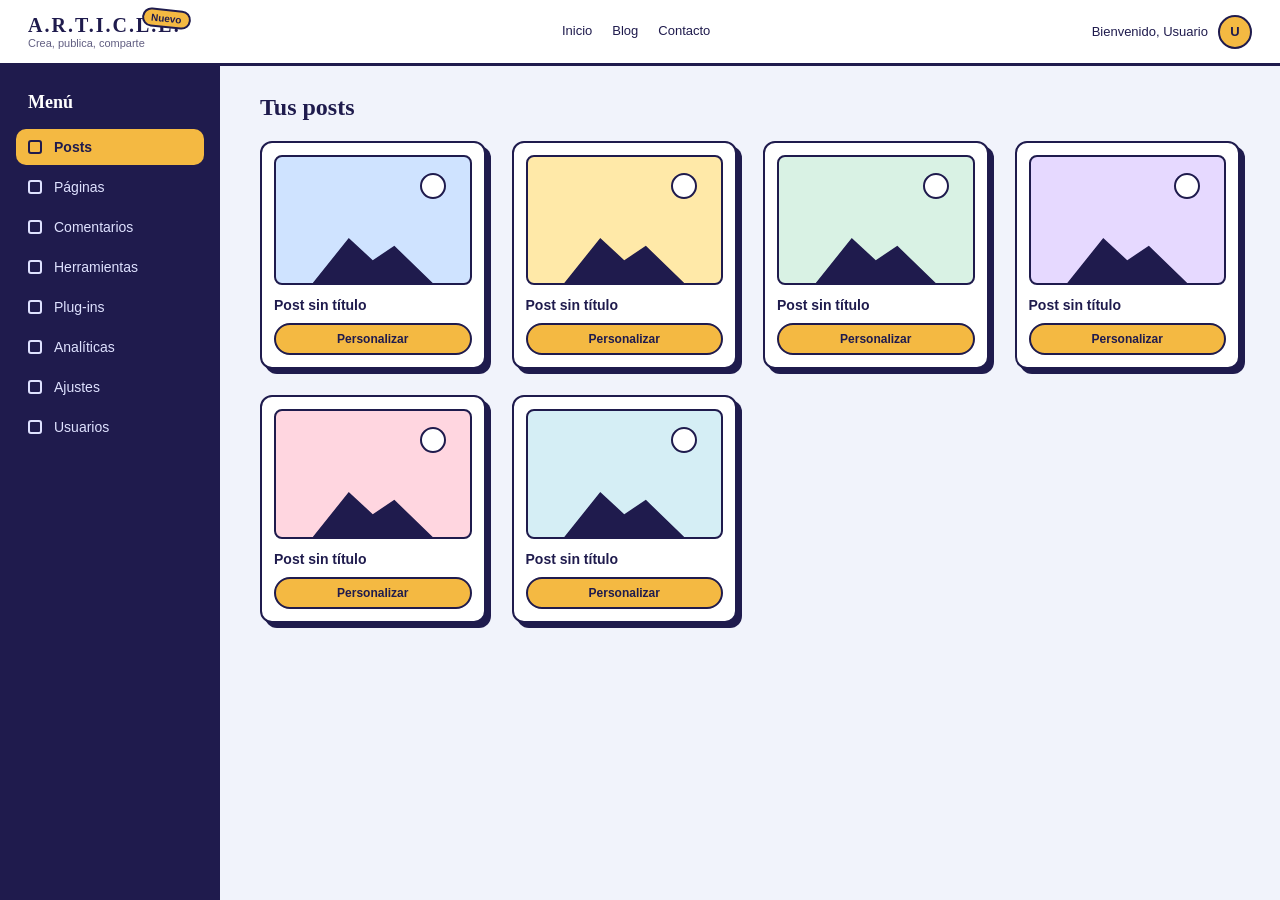
<file: Wireframe/index.html>
<!DOCTYPE html>
<html lang="es">
<head>
<meta charset="UTF-8">
<meta name="viewport" content="width=device-width, initial-scale=1">
<title>ARTICLE - Posts</title>
<link rel="stylesheet" href="styles.css">
</head>
<body>

<header class="top">
  <div class="logo-wrap">
    <h1>A.R.T.I.C.L.E. <small>Crea, publica, comparte</small></h1>
    <span class="insignia">Nuevo</span>
  </div>
  <nav class="nav-top">
    <ul>
      <li><a href="#">Inicio</a></li>
      <li><a href="#">Blog</a></li>
      <li><a href="#">Contacto</a></li>
    </ul>
  </nav>
  <div class="user">Bienvenido, Usuario <span class="avatar">U</span></div>
</header>

<nav class="menu">
  <h2>Menú</h2>
  <ul>
    <li><a href="#" aria-current="page">Posts</a></li>
    <li><a href="#">Páginas</a></li>
    <li><a href="#">Comentarios</a></li>
    <li><a href="#">Herramientas</a></li>
    <li><a href="#">Plug-ins</a></li>
    <li><a href="#">Analíticas</a></li>
    <li><a href="#">Ajustes</a></li>
    <li><a href="#">Usuarios</a></li>
  </ul>
</nav>

<main>
  <div class="contenedor">
    <h2>Tus posts</h2>
    <ul class="cards">
      <li class="card">
        <div class="tarjeta">
          <figure class="pic"></figure>
          <h3>Post sin título</h3>
          <button type="button">Personalizar</button>
        </div>
      </li>
      <li class="card">
        <div class="tarjeta">
          <figure class="pic"></figure>
          <h3>Post sin título</h3>
          <button type="button">Personalizar</button>
        </div>
      </li>
      <li class="card">
        <div class="tarjeta">
          <figure class="pic"></figure>
          <h3>Post sin título</h3>
          <button type="button">Personalizar</button>
        </div>
      </li>
      <li class="card">
        <div class="tarjeta">
          <figure class="pic"></figure>
          <h3>Post sin título</h3>
          <button type="button">Personalizar</button>
        </div>
      </li>
      <li class="card">
        <div class="tarjeta">
          <figure class="pic"></figure>
          <h3>Post sin título</h3>
          <button type="button">Personalizar</button>
        </div>
      </li>
      <li class="card">
        <div class="tarjeta">
          <figure class="pic"></figure>
          <h3>Post sin título</h3>
          <button type="button">Personalizar</button>
        </div>
      </li>
    </ul>
  </div>
</main>

</body>
</html>
</file>
<file: Wireframe/styles.css>
:root {
  --ink: #1f1b4d;
  --paper: #f1f3fb;
  --sol: #f4b942;
  --menu-text: #dfe2ff;
}

/* estándar global: el width ya incluye content + padding + border */
* { box-sizing: border-box; }

body {
  margin: 0;
  min-height: 100vh;
  display: grid;
  grid-template-columns: 220px 1fr;
  grid-template-rows: auto 1fr;
  grid-template-areas:
    "top  top"
    "menu main";
  background: var(--paper);
  color: var(--ink);
  font-family: Verdana, Geneva, sans-serif;
  font-size: 14px;
}

ul { list-style: none; margin: 0; padding: 0; }
figure { margin: 0; }

/* ---------- HEADER (sección 1 de las cuatro capas) ---------- */
.top {
  grid-area: top;
  display: flex;
  justify-content: space-between;
  align-items: center;
  gap: 20px;
  background: #ffffff;
  padding: 14px 28px;               /* shorthand de 2 valores: vertical · horizontal */
  border: 0 solid var(--ink);
  border-bottom-width: 3px;         /* border: solo abajo */
  margin: 0;
}
.logo-wrap h1 {
  margin: 0;
  font-family: Georgia, serif;
  font-size: 20px;
  letter-spacing: 2px;
}
.logo-wrap small {
  display: block;
  font-family: Verdana, Geneva, sans-serif;
  font-size: 11px;
  font-weight: normal;
  letter-spacing: 0;
  opacity: .7;
}
/* position: relative en el contenedor del logo = ancla de la insignia */
.logo-wrap { position: relative; }

/* position: absolute saca la insignia del flujo y la pega a la esquina del logo */
.insignia {
  position: absolute;
  top: -5px;
  right: -10px;
  padding: 2px 7px;
  border: 2px solid var(--ink);
  border-radius: 10px;
  background: var(--sol);
  font-size: 10px;
  font-weight: bold;
  transform: rotate(6deg);
}

/* menú horizontal: float: left en los li */
.nav-top li {
  float: left;
  margin-right: 20px;
}
.nav-top li:last-child { margin-right: 0; }
.nav-top a {
  display: block;
  padding: 6px 0;
  border-bottom: 2px solid transparent;
  color: var(--ink);
  font-size: 13px;
  text-decoration: none;
}
.nav-top a:hover { border-bottom-color: var(--sol); }

/* clear: evita que el nav colapse a altura 0 por los float */
.nav-top::after {
  content: "";
  display: block;
  clear: both;
}

.user {
  display: flex;
  align-items: center;
  gap: 10px;
  font-size: 13px;
}
.avatar {
  display: inline-grid;
  place-items: center;
  width: 34px;
  height: 34px;
  border: 2px solid var(--ink);
  border-radius: 50%;
  background: var(--sol);
  font-weight: bold;
}

/* ---------- menú lateral ---------- */
.menu {
  grid-area: menu;
  padding: 26px 16px;
  background: var(--ink);
  color: var(--menu-text);
}
.menu h2 {
  margin: 0 0 16px 12px;            /* 4 valores: arriba · derecha · abajo · izquierda */
  font-family: Georgia, serif;
  font-size: 18px;
  color: #ffffff;
}
.menu a {
  display: flex;
  align-items: center;
  gap: 12px;
  padding: 10px 12px;
  margin-bottom: 4px;
  border-radius: 10px;
  color: inherit;
  text-decoration: none;
}
.menu a::before {
  content: "";
  width: 10px;
  height: 10px;
  border: 2px solid currentColor;
  border-radius: 3px;
}
.menu a:hover { background: rgba(255, 255, 255, .1); }
.menu a[aria-current="page"] {
  background: var(--sol);
  color: var(--ink);
  font-weight: bold;
}
.menu a:focus-visible,
.nav-top a:focus-visible,
button:focus-visible { outline: 3px solid var(--sol); outline-offset: 2px; }

/* ---------- contenido ---------- */
main { grid-area: main; padding: 28px; }

/* margin: 0 auto centra horizontalmente una caja con ancho definido */
.contenedor {
  max-width: 980px;
  margin: 0 auto;
}
.contenedor h2 {
  margin: 0 0 20px;                 /* 3 valores: arriba · horizontal · abajo */
  font-family: Georgia, serif;
  font-size: 24px;
}

.cards {
  display: grid;
  grid-template-columns: repeat(auto-fill, minmax(210px, 1fr));
  gap: 26px;
}

/* ---------- TARJETA (sección 2 de las cuatro capas) ---------- */
.tarjeta {
  background: #ffffff;              /* content: el fondo también cubre el padding */
  padding: 12px;                    /* padding: aire interno */
  border: 2px solid var(--ink);     /* border: límite visible */
  border-radius: 12px;
  margin: 0;                        /* margin: la separación la da el gap de la grilla */
  box-shadow: 5px 5px 0 var(--ink);
  transition: transform .15s, box-shadow .15s;
}
.tarjeta:hover {
  transform: translate(-2px, -2px);
  box-shadow: 7px 7px 0 var(--ink);
}
.tarjeta h3 { margin: 12px 0 10px; font-size: 14px; }

/* imagen de relleno hecha con css */
.pic {
  position: relative;
  height: 130px;
  overflow: hidden;
  border: 2px solid var(--ink);
  border-radius: 8px;
  background: #cfe3ff;
}
.card:nth-child(2) .pic { background: #ffe9a8; }
.card:nth-child(3) .pic { background: #d9f2e4; }
.card:nth-child(4) .pic { background: #e6d9ff; }
.card:nth-child(5) .pic { background: #ffd6e0; }
.card:nth-child(6) .pic { background: #d5eef5; }
.pic::before {
  content: "";
  position: absolute;
  top: 16px;
  right: 24px;
  width: 22px;
  height: 22px;
  border: 2px solid var(--ink);
  border-radius: 50%;
  background: #ffffff;
}
.pic::after {
  content: "";
  position: absolute;
  bottom: 0;
  left: 50%;
  width: 120px;
  height: 60px;
  transform: translateX(-50%);
  background: var(--ink);
  clip-path: polygon(0 100%, 30% 25%, 50% 62%, 68% 38%, 100% 100%);
}

button {
  width: 100%;
  padding: 7px 12px;
  border: 2px solid var(--ink);
  border-radius: 20px;
  background: var(--sol);
  color: var(--ink);
  font-family: inherit;
  font-size: 12px;
  font-weight: bold;
  cursor: pointer;
}
button:hover { background: #ffd27a; }

/* móvil: el menú pasa arriba */
@media (max-width: 700px) {
  body {
    grid-template-columns: 1fr;
    grid-template-areas:
      "top"
      "menu"
      "main";
  }
  .menu { padding: 12px; overflow-x: auto; }
  .menu h2 { display: none; }
  .menu ul { display: flex; gap: 6px; }
  .menu a { margin: 0; white-space: nowrap; }
  .top { flex-wrap: wrap; padding: 14px 16px; }
  .nav-top { order: 3; width: 100%; }
  main { padding: 20px 16px; }
}

@media (prefers-reduced-motion: reduce) {
  .tarjeta { transition: none; }
}
</file>
